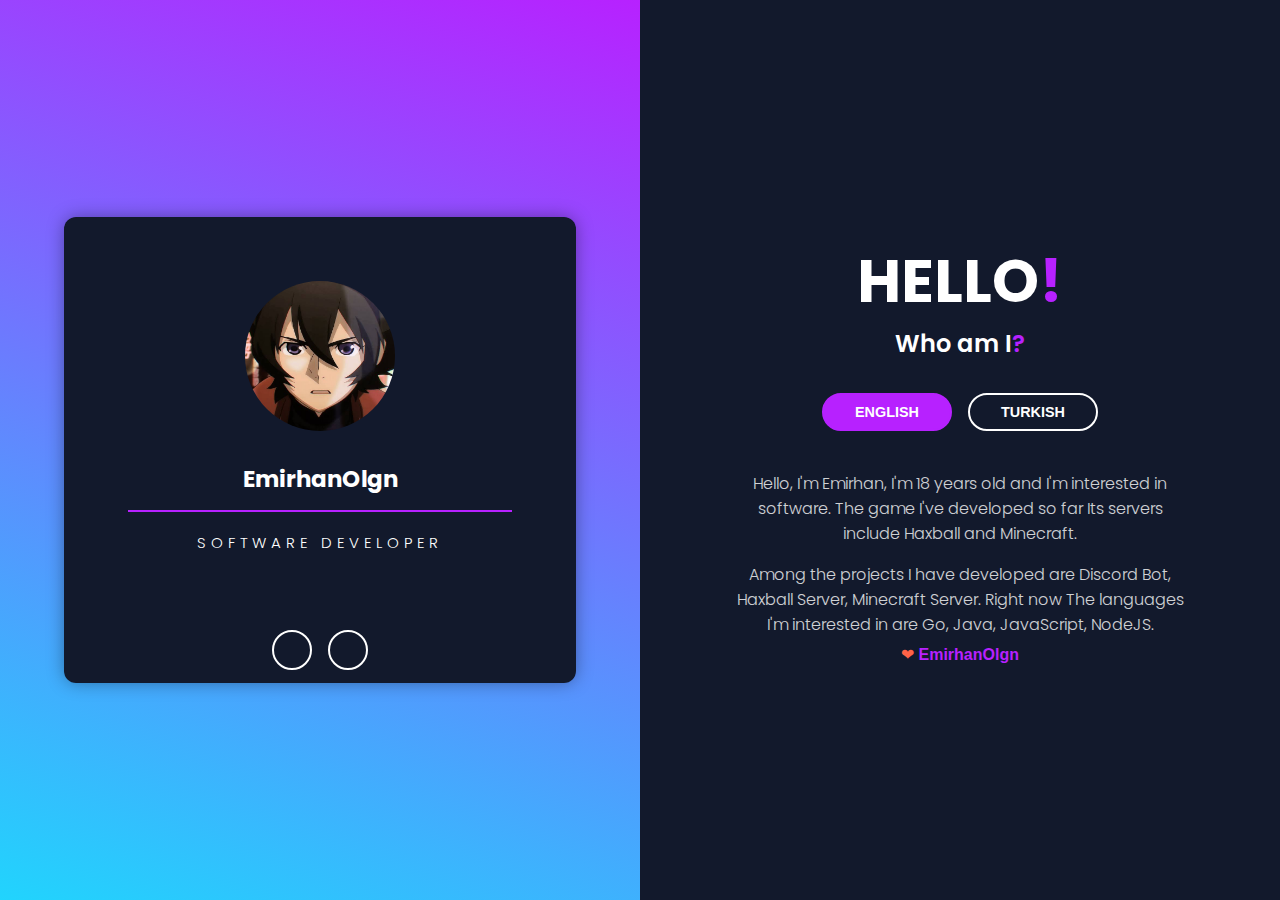
<file: about-eng.html>
<!DOCTYPE html>
<html>

<head>
    <meta charset="utf-8">
    <meta http-equiv="X-UA-Compatible" content="IE=edge">
    <title>EmirhanOlgn - About English</title>
    <meta name="viewport" content="width=device-width, initial-scale=1">
    <meta name="viewport" content="width=device-width, initial-scale=1.0">
    <link rel="stylesheet" href="style/style.css">
    <link rel="stylesheet" href="https://cdnjs.cloudflare.com/ajax/libs/font-awesome/5.15.1/css/all.min.css"
        integrity="sha512-+4zCK9k+qNFUR5X+cKL9EIR+ZOhtIloNl9GIKS57V1MyNsYpYcUrUeQc9vNfzsWfV28IaLL3i96P9sdNyeRssA=="
        crossorigin="anonymous" />
    <meta name="viewport" content="width=device-width, initial-scale=1, shrink-to-fit=no">
</head>

<body>
    <div class="about-wrapper">
        <div class="about-left">
            <div class="about-left-content">
                <div>
                    <div class="shadow">
                        <div class="about-img">
                            <img src="img/emirhanolgn.jpeg" alt="about image">
                        </div>
                    </div>

                    <h2>EmirhanOlgn</h2>
                    <h3>Software Developer</h3>
                </div>

                <ul class="icons">
                    <li><a href="https://discord.com/invite/DWqnsakjuz/" target="_blank"><i class="fab fa-discord"></i></a></li>
                    <li><a href="https://github.com/EmirhanOlgn/" target="_blank"><i class="fab fa-github"></i></a></li>
                </ul>
            </div>

        </div>

        <div class="about-right">
            <h1>Hello<span>!</span></h1>
            <h2>Who am I<span>?</span></h2>
            <div class="about-btns">
                <button type="button" class="btn btn-pink">ENGLISH</button>
                <button type="submit" onClick="parent.location='about-tur'" class="btn btn-white">TURKISH</button>
            </div>

            <div class="about-para">
                <p>Hello, I'm Emirhan, I'm 18 years old and I'm interested in software. The game I've developed so far
                    Its servers include Haxball and Minecraft.</p>
                <p>Among the projects I have developed are Discord Bot, Haxball Server, Minecraft Server. Right now
                    The languages I'm interested in are Go, Java, JavaScript, NodeJS.</p>
            </div>
            <div class="credit"><span style="color:tomato">❤</span> <a href="https://emirhanolgn.me/">EmirhanOlgn</a>
            </div>
        </div>
    </div>
</body>

</html>
</file>
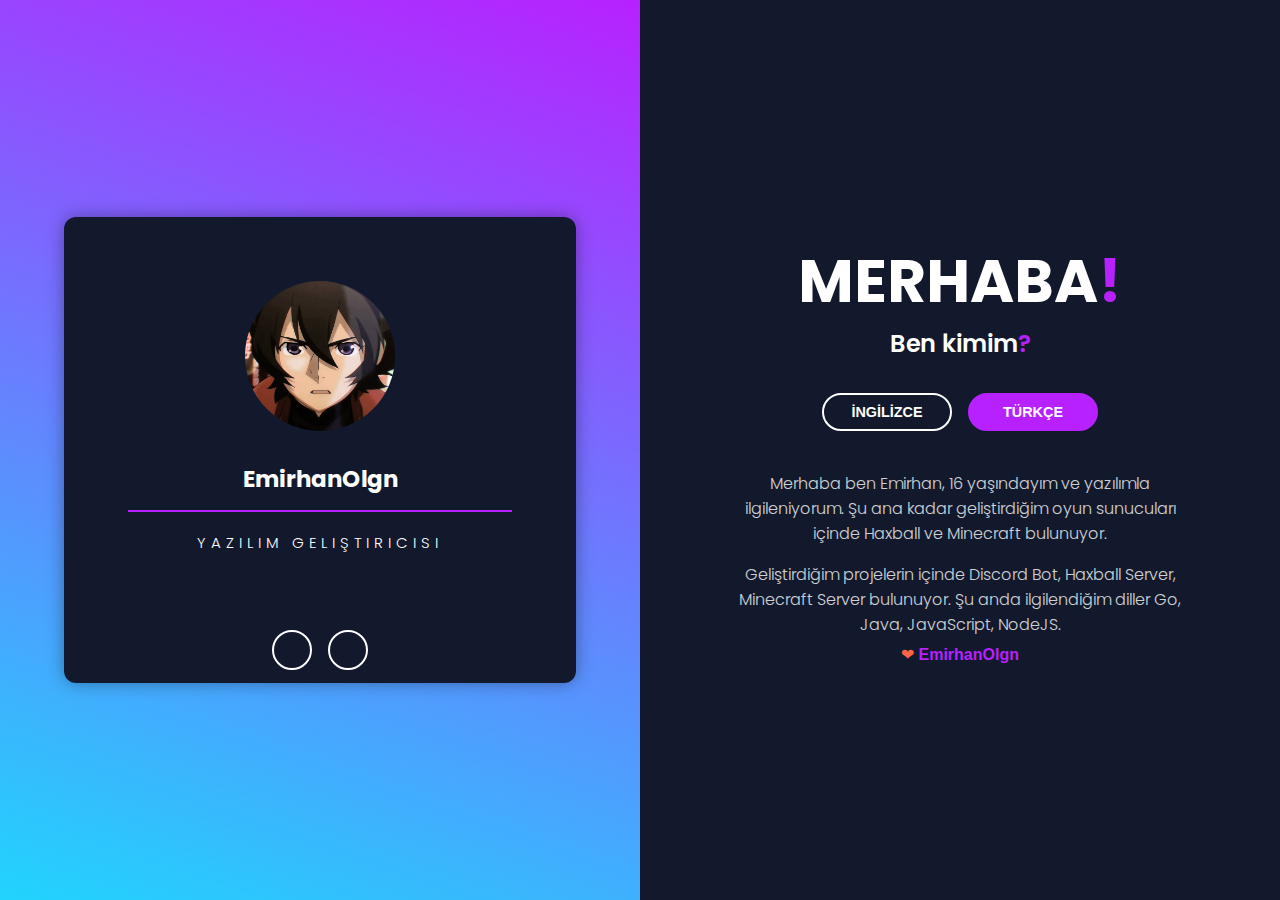
<file: about-tur.html>
<!DOCTYPE html>
<html>

<head>
    <meta charset="utf-8">
    <meta http-equiv="X-UA-Compatible" content="IE=edge">
    <title>EmirhanOlgn - Hakkımda Türkçe</title>
    <meta name="viewport" content="width=device-width, initial-scale=1">
    <link rel="stylesheet" href="style/style.css">
    <link rel="stylesheet" href="https://cdnjs.cloudflare.com/ajax/libs/font-awesome/5.15.1/css/all.min.css"
        integrity="sha512-+4zCK9k+qNFUR5X+cKL9EIR+ZOhtIloNl9GIKS57V1MyNsYpYcUrUeQc9vNfzsWfV28IaLL3i96P9sdNyeRssA=="
        crossorigin="anonymous" />
</head>

<body>
    <div class="about-wrapper">
        <div class="about-left">
            <div class="about-left-content">
                <div>
                    <div class="shadow">
                        <div class="about-img">
                            <img src="img/emirhanolgn.jpeg" alt="about image">
                        </div>
                    </div>

                    <h2>EmirhanOlgn</h2>
                    <h3>Yazılım Geliştiricisi</h3>
                </div>

                <ul class="icons">
                    <li><a href="https://discord.com/invite/DWqnsakjuz/" target="_blank"><i class="fab fa-discord"></i></a></li>
                    <li><a href="https://github.com/EmirhanOlgn/" target="_blank"><i class="fab fa-github"></i></a></li>
                </ul>
            </div>

        </div>

        <div class="about-right">
            <h1>Merhaba<span>!</span></h1>
            <h2>Ben kimim<span>?</span></h2>
            <div class="about-btns">
                <button type="submit" onClick="parent.location='about-eng'" class="btn btn-white">İNGİLİZCE</button>
                <button type="button" class="btn btn-pink">TÜRKÇE</button>
            </div>

            <div class="about-para">
                <p>Merhaba ben Emirhan, 16 yaşındayım ve yazılımla ilgileniyorum. Şu ana kadar geliştirdiğim oyun
                    sunucuları içinde Haxball ve Minecraft bulunuyor.</p>
                <p>Geliştirdiğim projelerin içinde Discord Bot, Haxball Server, Minecraft Server bulunuyor. Şu anda
                    ilgilendiğim diller Go, Java, JavaScript, NodeJS.</p>
            </div>
            <div class="credit"><span style="color:tomato">❤</span> <a href="https://emirhanolgn.com/">EmirhanOlgn</a>
            </div>
        </div>
    </div>
</body>

</html>
</file>
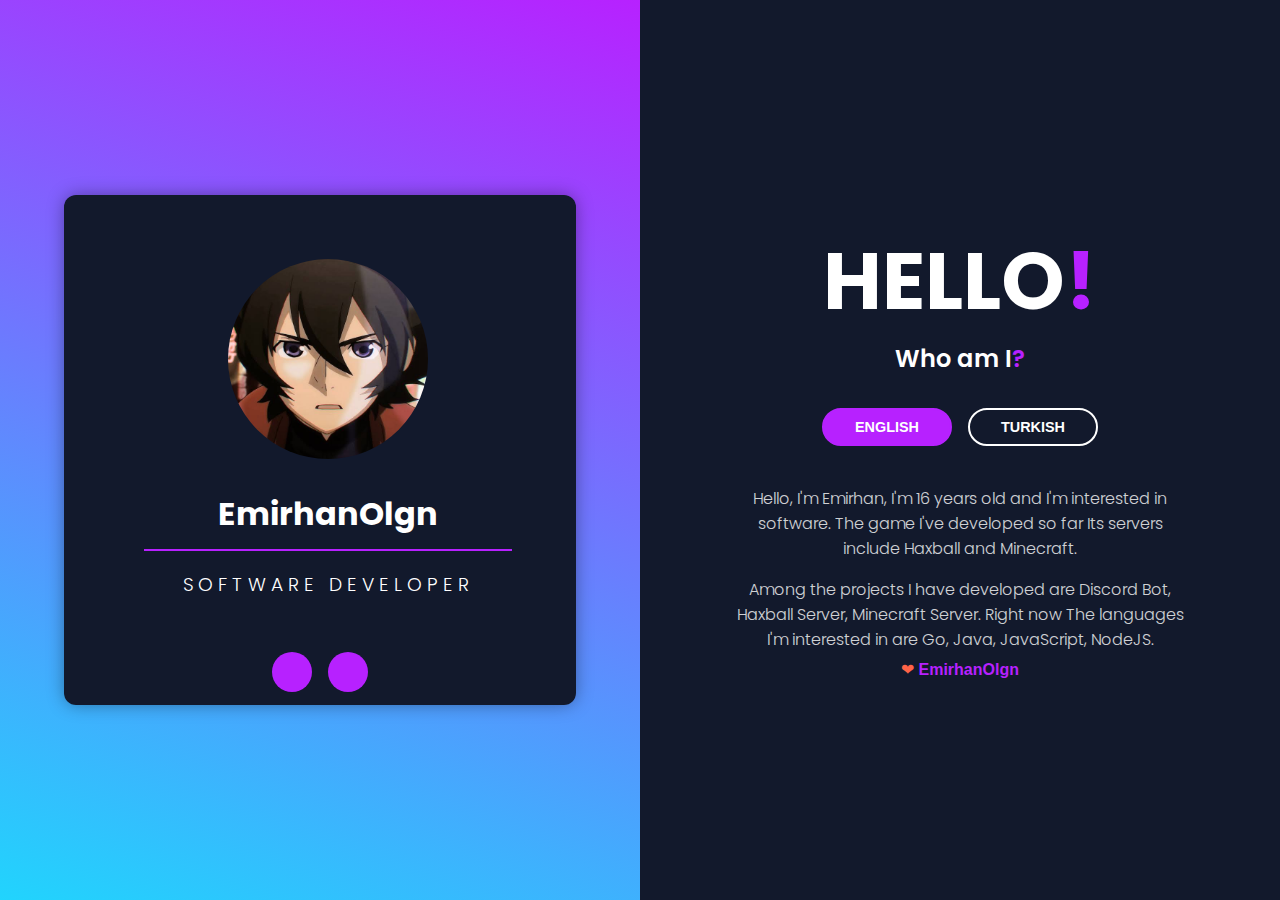
<file: pages/about-eng.html>
<!DOCTYPE html>
<html>

<head>
    <meta charset="utf-8">
    <meta http-equiv="X-UA-Compatible" content="IE=edge">
    <title>EmirhanOlgn - About English</title>
    <meta name="viewport" content="width=device-width, initial-scale=1">
    <link rel="stylesheet" href="style/style.css">
    <link rel="stylesheet" href="https://cdnjs.cloudflare.com/ajax/libs/font-awesome/5.15.1/css/all.min.css"
        integrity="sha512-+4zCK9k+qNFUR5X+cKL9EIR+ZOhtIloNl9GIKS57V1MyNsYpYcUrUeQc9vNfzsWfV28IaLL3i96P9sdNyeRssA=="
        crossorigin="anonymous" />
    <meta name="viewport" content="width=device-width, initial-scale=1, shrink-to-fit=no">
</head>

<body>
    <div class="about-wrapper">
        <div class="about-left">
            <div class="about-left-content">
                <div>
                    <div class="shadow">
                        <div class="about-img">
                            <img src="img/emirhanolgn.jpeg" alt="about image">
                        </div>
                    </div>

                    <h2>EmirhanOlgn</h2>
                    <h3>Software Developer</h3>
                </div>

                <ul class="icons">
                    <li><a href="https://discord.com/invite/DWqnsakjuz/" target="_blank"><i class="fab fa-discord"></i></a></li>
                    <li><a href="https://github.com/EmirhanOlgn/" target="_blank"><i class="fab fa-github"></i></a></li>
                </ul>
            </div>

        </div>

        <div class="about-right">
            <h1>Hello<span>!</span></h1>
            <h2>Who am I<span>?</span></h2>
            <div class="about-btns">
                <button type="button" class="btn btn-pink">ENGLISH</button>
                <button type="submit" onClick="parent.location='about-tur.html'" class="btn btn-white">TURKISH</button>
            </div>

            <div class="about-para">
                <p>Hello, I'm Emirhan, I'm 16 years old and I'm interested in software. The game I've developed so far
                    Its servers include Haxball and Minecraft.</p>
                <p>Among the projects I have developed are Discord Bot, Haxball Server, Minecraft Server. Right now
                    The languages I'm interested in are Go, Java, JavaScript, NodeJS.</p>
            </div>
            <div class="credit"><span style="color:tomato">❤</span> <a href="https://emirhanolgn.me/">EmirhanOlgn</a>
            </div>
        </div>
    </div>
<script async src="https://pagead2.googlesyndication.com/pagead/js/adsbygoogle.js?client=ca-pub-9303232051795572"
     crossorigin="anonymous"></script>
</body>

</html>
</file>
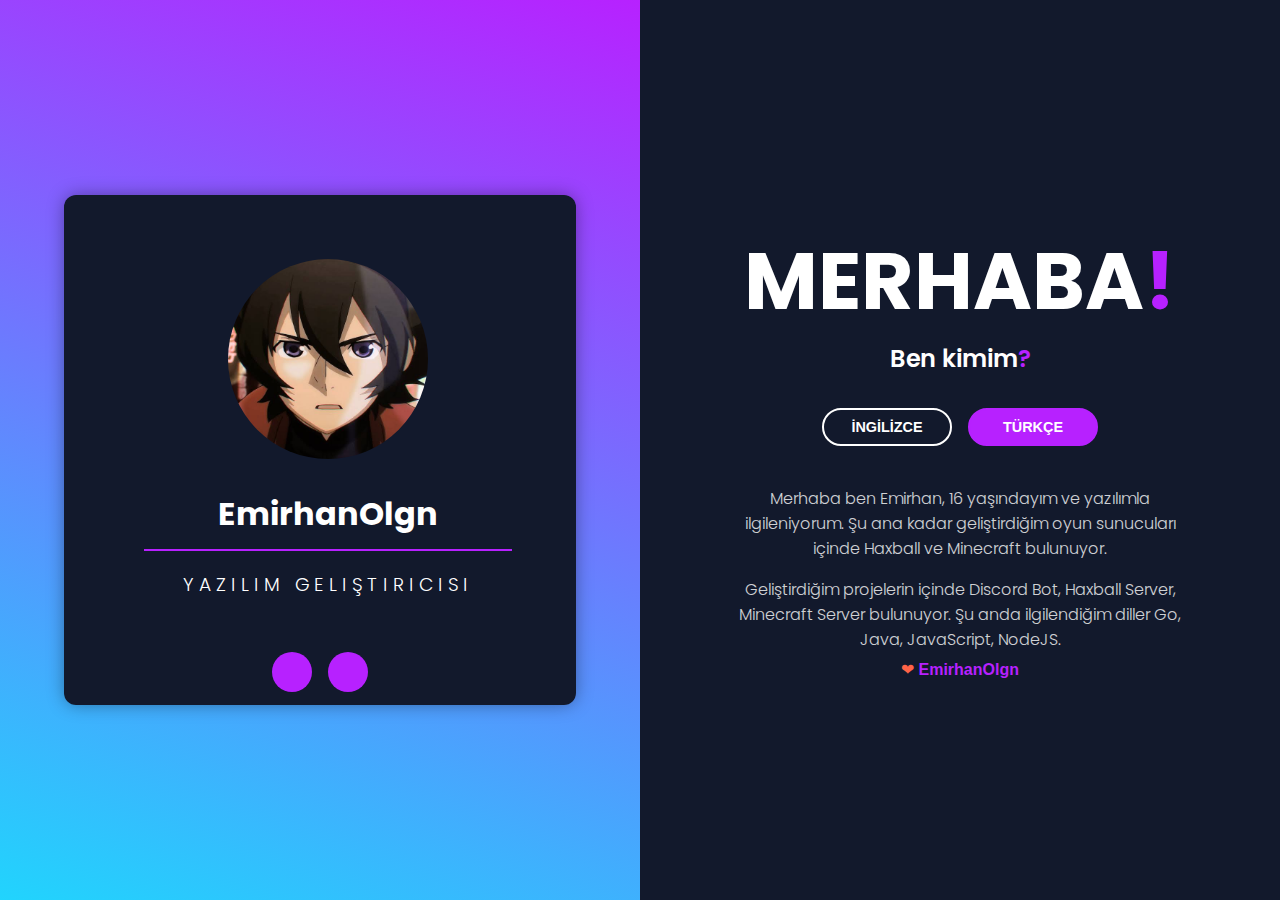
<file: pages/about-tur.html>
<!DOCTYPE html>
<html>

<head>
    <meta charset="utf-8">
    <meta http-equiv="X-UA-Compatible" content="IE=edge">
    <title>EmirhanOlgn - Hakkımda Türkçe</title>
    <meta name="viewport" content="width=device-width, initial-scale=1">
    <link rel="stylesheet" href="style/style.css">
    <link rel="stylesheet" href="https://cdnjs.cloudflare.com/ajax/libs/font-awesome/5.15.1/css/all.min.css"
        integrity="sha512-+4zCK9k+qNFUR5X+cKL9EIR+ZOhtIloNl9GIKS57V1MyNsYpYcUrUeQc9vNfzsWfV28IaLL3i96P9sdNyeRssA=="
        crossorigin="anonymous" />
</head>

<body>
    <div class="about-wrapper">
        <div class="about-left">
            <div class="about-left-content">
                <div>
                    <div class="shadow">
                        <div class="about-img">
                            <img src="img/emirhanolgn.jpeg" alt="about image">
                        </div>
                    </div>

                    <h2>EmirhanOlgn</h2>
                    <h3>Yazılım Geliştiricisi</h3>
                </div>

                <ul class="icons">
                    <li><a href="https://discord.com/invite/DWqnsakjuz/" target="_blank"><i class="fab fa-discord"></i></a></li>
                    <li><a href="https://github.com/EmirhanOlgn/" target="_blank"><i class="fab fa-github"></i></a></li>
                </ul>
            </div>

        </div>

        <div class="about-right">
            <h1>Merhaba<span>!</span></h1>
            <h2>Ben kimim<span>?</span></h2>
            <div class="about-btns">
                <button type="submit" onClick="parent.location='about-eng.html'" class="btn btn-white">İNGİLİZCE</button>
                <button type="button" class="btn btn-pink">TÜRKÇE</button>
            </div>

            <div class="about-para">
                <p>Merhaba ben Emirhan, 16 yaşındayım ve yazılımla ilgileniyorum. Şu ana kadar geliştirdiğim oyun
                    sunucuları içinde Haxball ve Minecraft bulunuyor.</p>
                <p>Geliştirdiğim projelerin içinde Discord Bot, Haxball Server, Minecraft Server bulunuyor. Şu anda
                    ilgilendiğim diller Go, Java, JavaScript, NodeJS.</p>
            </div>
            <div class="credit"><span style="color:tomato">❤</span> <a href="https://emirhanolgn.me/">EmirhanOlgn</a>
            </div>
        </div>
    </div>
</body>

</html>
</file>
<file: style/style.css>
@import url('https://fonts.googleapis.com/css2?family=Poppins:wght@200;300;400;500;600;700;800&display=swap');

*{
    padding: 0;
    margin: 0;
    box-sizing: border-box;
}
body{
    font-family: 'Poppins', sans-serif;
}
.about-wrapper{
    height: 100vh;
}
.about-left{
    background-color: #21D4FD;
    background-image: linear-gradient(19deg, #21D4FD 0%, #B721FF 100%);
    display: flex;
    flex-direction: column;
    align-items: center;
    justify-content: center;
    height: 100vh;
    color:#fff
}
.about-left-content > div{
    background: #12192c;
    padding: 4rem 4rem 64px 64px;
    text-align: center;
    
    border-radius: 12px 12px 0 0;
}
.about-left-content{
    box-shadow: 0px 0px 18px -1px rgba(0, 0, 0, 0.39);
    -webkit-box-shadow: 0px 0px 18px -1px rgba(0, 0, 0, 0.39);
    -moz-box-shadow: 0px 0px 18px -1px rgba(0, 0, 0, 0.39);
    border-radius: 12px;
    width:80%;
}
.about-img img{
    display: block;
    width: 150px;
}
.about-img{
    width: 150px;
    height: 150px;
    overflow: hidden;
    border-radius: 50%;
    transition: all 0.5s ease-in-out;
}
.shadow{
    margin-left: auto;
    margin-right: auto;
    border-radius: 50%;
    width: 150px;
    height: 150px;
}



.about-left-content h2{
    font-size: 23px;
    margin: 2.2rem 0 0.6rem 0;
    line-height: 1.2;
    padding-bottom: 1rem;
    border-bottom: 2px solid #B721FF;
}
.about-left-content h3{
    font-size: 15px;
    text-transform: uppercase;
    font-weight: 300;
    letter-spacing: 5px;
    margin-top: 1.2rem;
}
.icons{
    background: #12192c;
    display: flex;
    justify-content: center;
    padding: 0.8rem 0;
    border-radius: 0 0 12px 12px;
}
.icons li{
    list-style-type: none;
    background: #12192c;
    color: #fff;
    width: 40px;
    height: 40px;
    margin: 0 0.5rem;
    border-radius: 50%;
    display: flex;
    justify-content: center;
    align-items: center;
    font-size: 1.2rem;
    cursor: pointer;
    transition: all 0.5s ease-in-out;
    border: 2px solid #fff;
}
.fa-discord {
    position: relative;
    top: 0.5px;
}
.icons a{
    color: rgb(244, 244, 244);
}
.icons li:hover{
    background: #B721FF;
    border: 2px solid #B721FF;
    color: #000;
}
.about-right{
    background: #12192c;
    height: 100vh;
    display: flex;
    flex-direction: column;
    align-items: center;
    justify-content: center;
    padding: 0 5rem;
    text-align: center;
    color:#fff
}
.about-right h1{
    font-size: 60px;
    text-transform: uppercase;
}
.about-right h1 span{
    color: #B721FF;
}
.about-right h2{
    font-weight: 600;
}
.about-right h2 span{
    color: #B721FF;
}
.about-btns{
    display: flex;
    margin: 2rem 0;
}
.btn{
    border: none;
    font-size: 0.9rem;
    text-transform: uppercase;
    border: 2px solid #fff;
    border-radius: 20px;
    padding: 0.55rem 0;
    width: 130px;
    font-weight: 600;
    background: transparent;
    margin: 0 0.5rem;
    cursor: pointer;
    color:#fff
}
.btn.btn-pink{
    background: #B721FF;
    color: #fff;
    border-color: #B721FF;
    transition: all 0.5s ease-in-out;
}
.btn.btn-pink:hover{
    background: transparent;
    border-color: #fff;
    color: #fff;
}
.btn.btn-white{
    transition: all 0.5s ease-in-out;
}
.btn.btn-white:hover{
    background: #B721FF;
    border-color: #B721FF;
    color: #fff;
}
.about-para p{
    font-weight: 300;
    padding: 0.5rem;
    opacity: 0.8;
}

@media screen and (min-width: 992px){
    .about-wrapper{
        display: grid;
        grid-template-columns: repeat(2, 2fr);
    }

    .about-left{
        position: relative;
    }
    .about-left-content{
        position: absolute;
        width:80%
    
    }
}
.credit{
    text-align: center;
    color: #fff;
    font-family: 'Trebuchet MS', 'Lucida Sans Unicode', 'Lucida Grande', 'Lucida Sans', Arial, sans-serif;
}
.credit a{
    text-decoration: none;
    color:#B721FF;
    font-weight: bold;
}
</file>
<file: pages/style/style.css>
@import url('https://fonts.googleapis.com/css2?family=Poppins:wght@200;300;400;500;600;700;800&display=swap');

*{
    padding: 0;
    margin: 0;
    box-sizing: border-box;
}
body{
    font-family: 'Poppins', sans-serif;
}
.about-wrapper{
    height: 100vh;
}
.about-left{
    background-color: #21D4FD;
    background-image: linear-gradient(19deg, #21D4FD 0%, #B721FF 100%);
    display: flex;
    flex-direction: column;
    align-items: center;
    justify-content: center;
    height: 100vh;
    color:#fff
}
.about-left-content > div{
    background: #12192c;
    padding: 4rem 4rem 2.5rem 5rem;
    text-align: center;
    
    border-radius: 12px 12px 0 0;
}
.about-left-content{
    box-shadow: 0px 0px 18px -1px rgba(0, 0, 0, 0.39);
    -webkit-box-shadow: 0px 0px 18px -1px rgba(0, 0, 0, 0.39);
    -moz-box-shadow: 0px 0px 18px -1px rgba(0, 0, 0, 0.39);
    border-radius: 12px;
    width:80%;
}
.about-img img{
    display: block;
    width: 200px;
}
.about-img{
    width: 200px;
    height: 200px;
    overflow: hidden;
    border-radius: 50%;
    transition: all 0.5s ease-in-out;
}
.shadow{
    margin-left: auto;
    margin-right: auto;
    border-radius: 50%;
    width: 200px;
    height: 200px;
}



.about-left-content h2{
    font-size: 2rem;
    margin: 2.2rem 0 0.6rem 0;
    line-height: 1.2;
    padding-bottom: 1rem;
    border-bottom: 2px solid #B721FF;
}
.about-left-content h3{
    text-transform: uppercase;
    font-weight: 300;
    letter-spacing: 5px;
    margin-top: 1.2rem;
}
.icons{
    background: #12192c;
    display: flex;
    justify-content: center;
    padding: 0.8rem 0;
    border-radius: 0 0 12px 12px;
}
.icons li{
    list-style-type: none;
    background: #B721FF;
    color: #fff;
    width: 40px;
    height: 40px;
    margin: 0 0.5rem;
    border-radius: 50%;
    display: flex;
    justify-content: center;
    align-items: center;
    font-size: 1.2rem;
    cursor: pointer;
    transition: all 0.5s ease-in-out;
}
.fa-discord {
    position: relative;
    top: 0.5px;
}
.icons a{
    color: rgb(244, 244, 244);
}
.icons li:hover{
    background: #edffec;
    color: #000;
}
.about-right{
    background: #12192c;
    height: 100vh;
    display: flex;
    flex-direction: column;
    align-items: center;
    justify-content: center;
    padding: 0 5rem;
    text-align: center;
    color:#fff
}
.about-right h1{
    font-size: 5rem;
    text-transform: uppercase;
}
.about-right h1 span{
    color: #B721FF;
}
.about-right h2{
    font-weight: 600;
}
.about-right h2 span{
    color: #B721FF;
}
.about-btns{
    display: flex;
    margin: 2rem 0;
}
.btn{
    border: none;
    font-size: 0.9rem;
    text-transform: uppercase;
    border: 2px solid #fff;
    border-radius: 20px;
    padding: 0.55rem 0;
    width: 130px;
    font-weight: 600;
    background: transparent;
    margin: 0 0.5rem;
    cursor: pointer;
    color:#fff
}
.btn.btn-pink{
    background: #B721FF;
    color: #fff;
    border-color: #B721FF;
    transition: all 0.5s ease-in-out;
}
.btn.btn-pink:hover{
    background: transparent;
    border-color: #fff;
    color: #fff;
}
.btn.btn-white{
    transition: all 0.5s ease-in-out;
}
.btn.btn-white:hover{
    background: #B721FF;
    border-color: #B721FF;
    color: #fff;
}
.about-para p{
    font-weight: 300;
    padding: 0.5rem;
    opacity: 0.8;
}

@media screen and (min-width: 992px){
    .about-wrapper{
        display: grid;
        grid-template-columns: repeat(2, 2fr);
    }

    .about-left{
        position: relative;
    }
    .about-left-content{
        position: absolute;
        width:80%
    
    }
}
.credit{
    text-align: center;
    color: #fff;
    font-family: 'Trebuchet MS', 'Lucida Sans Unicode', 'Lucida Grande', 'Lucida Sans', Arial, sans-serif;
}
.credit a{
    text-decoration: none;
    color:#B721FF;
    font-weight: bold;
}
</file>
